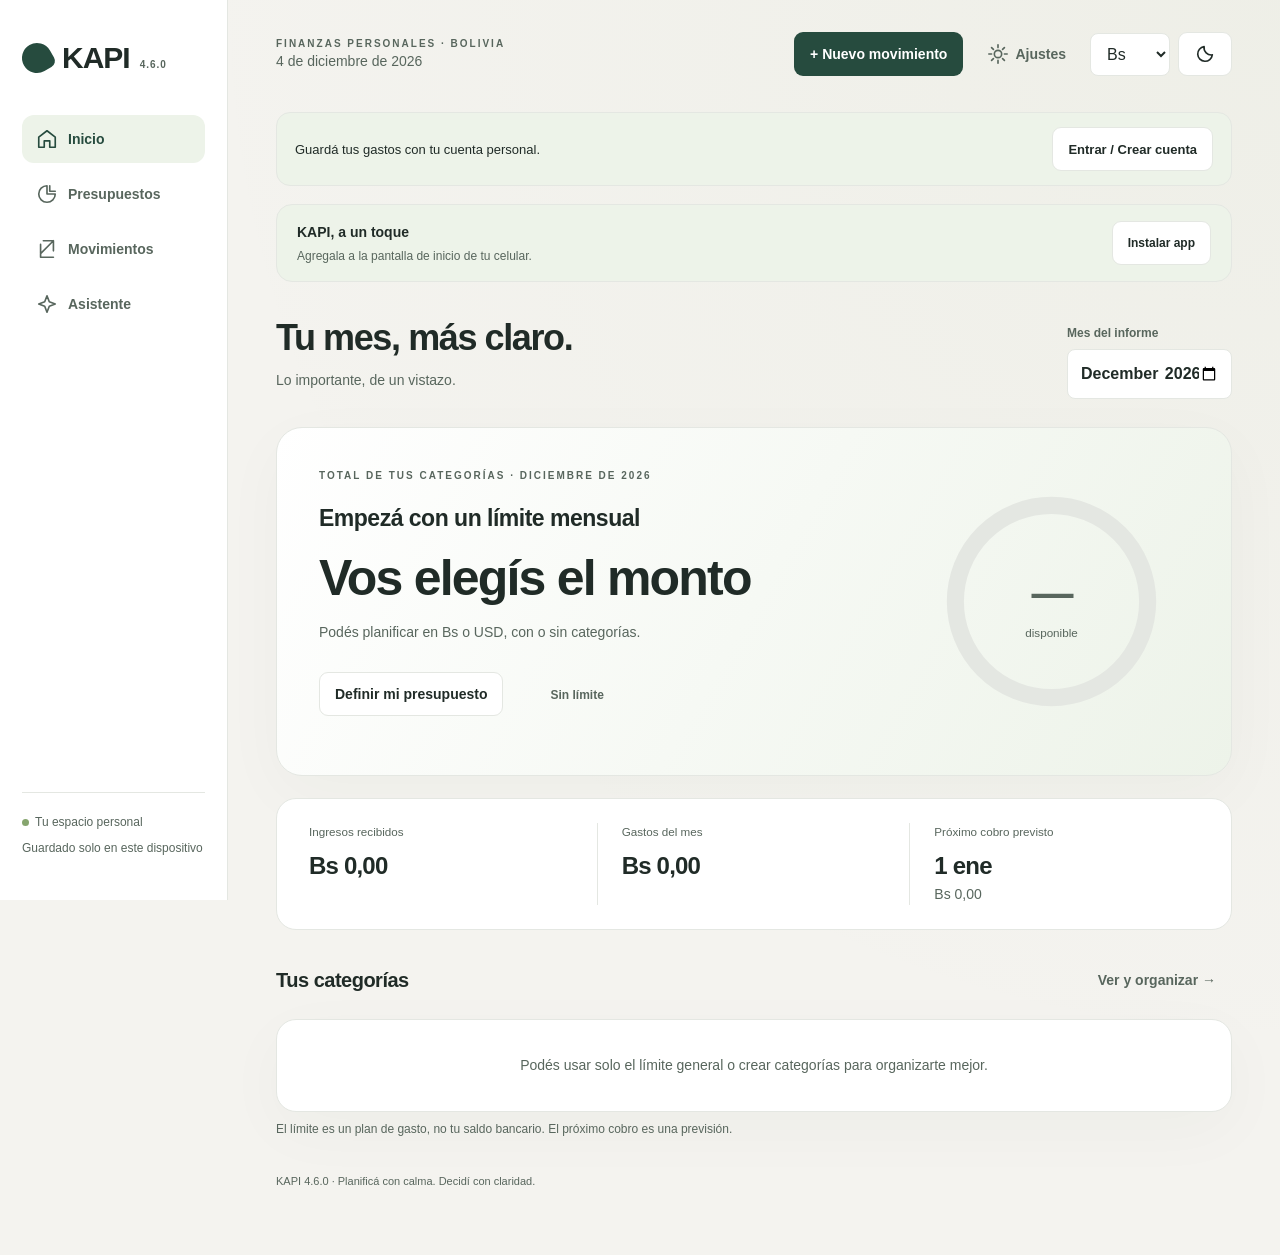
<file: index.html>
<!doctype html>
<html lang="es-BO"><head><meta charset="utf-8"><meta http-equiv="Content-Security-Policy" content="default-src 'self'; script-src 'self' 'sha256-9lJ45WqkOQqtC8ilQuTDVD2T4GvvOM63kjBCi+DWgwY='; style-src 'self' 'unsafe-inline'; img-src 'self' data:; connect-src 'self' https://spjjbskwuihxgrcqexnt.supabase.co; object-src 'none'; base-uri 'self'; form-action 'self'; worker-src 'self'; media-src 'self' blob:"><meta name="viewport" content="width=device-width,initial-scale=1,viewport-fit=cover"><meta name="color-scheme" content="light dark"><title>KAPI — Tu dinero, con intención</title>
<link rel="manifest" href="manifest.webmanifest"><meta name="apple-mobile-web-app-capable" content="yes"><meta name="apple-mobile-web-app-status-bar-style" content="black-translucent"><meta name="apple-mobile-web-app-title" content="KAPI"><meta name="theme-color" content="#f4f3ef" media="(prefers-color-scheme: light)"><meta name="theme-color" content="#141b18" media="(prefers-color-scheme: dark)"><link rel="icon" href="icon.svg"><link rel="apple-touch-icon" href="icon-192.png"><link rel="stylesheet" href="friendly.css?v=4.6.0"><meta name="description" content="Organizá tus gastos, presupuestos y metas en Bs y USD con KAPI."><meta property="og:title" content="KAPI — Tu dinero, con intención"><meta property="og:description" content="Presupuestos, metas y movimientos en Bs y USD."><meta property="og:image" content="https://emiliozorrilla-droid.github.io/kapi/icon-512.png"><script>try{const stored=localStorage.getItem('kapi.theme');const legacy=JSON.parse(localStorage.getItem('kapi.v3')||'null');window.KAPI_INITIAL_THEME=stored||legacy?.theme||(matchMedia('(prefers-color-scheme:dark)').matches?'dark':'light')}catch{window.KAPI_INITIAL_THEME='light'}document.documentElement.dataset.theme=window.KAPI_INITIAL_THEME;</script><link rel="stylesheet" href="mobile.css?v=4.6.0"></head><body><noscript>Para usar KAPI necesitás activar JavaScript. Tus datos no se modificaron.</noscript>
<div class="shell"><aside><div class="brand"><span class="mark"></span>KAPI <small data-release></small></div><nav aria-label="Navegación principal"><button data-page="home">◫ <span>Inicio</span></button><button data-page="budgets">◉ <span>Presupuestos</span></button><button data-page="expenses">↗ <span>Movimientos</span></button><button data-page="assistant">✳ <span>Asistente</span></button></nav><div class="asidefoot"><span class="dot"></span>Tu espacio personal<p>Datos guardados en este navegador.<br>Sin conexión bancaria.</p></div></aside>
<main><div class="topbar"><div><div class="eyebrow">Finanzas personales · Bolivia</div><div class="muted" id="today"></div></div><div class="toptools"><button class="primary" data-friendly="movement">+ Nuevo movimiento</button><button class="subtle" data-page="tools" aria-label="Ajustes">⚙</button><select id="display-currency" aria-label="Moneda de visualización"><option value="BOB">Bs</option><option value="USD">USD</option></select><button id="theme" aria-label="Activar modo oscuro">◐</button></div></div><div id="app"></div><div class="footer">KAPI <span data-release></span> · Planificá con calma. Decidí con claridad.</div></main></div>
<dialog id="modal" aria-labelledby="modal-title"></dialog><div id="toast" role="status" aria-live="polite"></div>
<script defer src="app.bundle.js?v=4.6.0"></script></body></html>
</file>
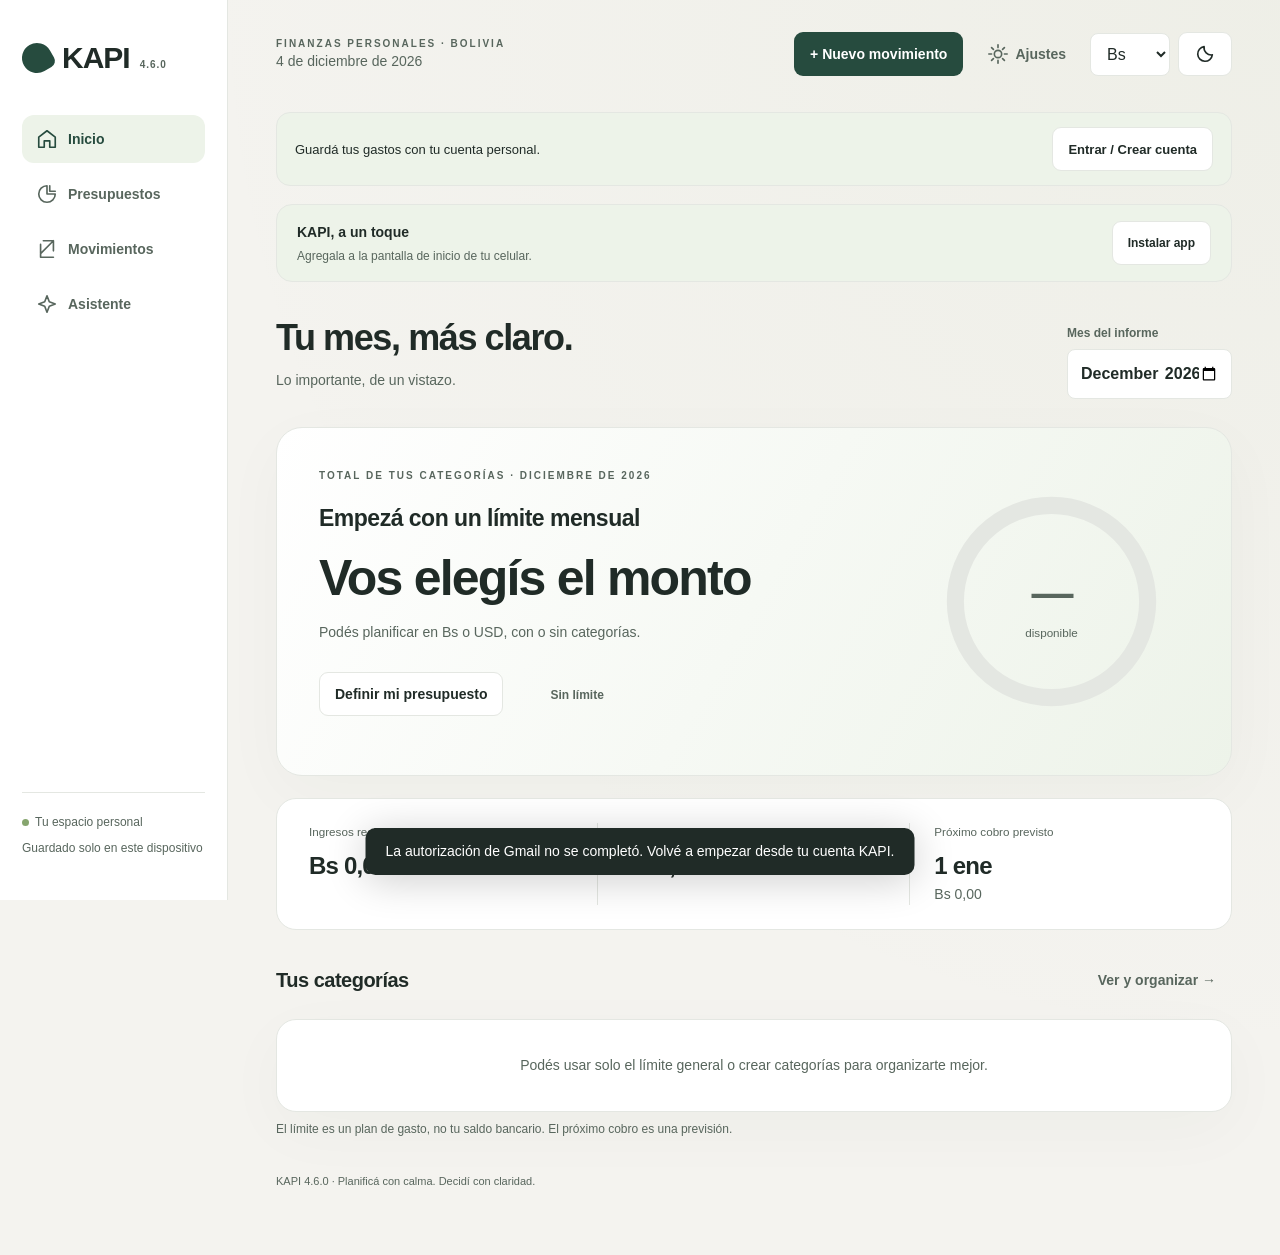
<file: gmail-callback.html>
<!doctype html><html lang="es"><head><meta charset="utf-8"><meta name="referrer" content="no-referrer"><meta http-equiv="Content-Security-Policy" content="default-src 'none'; script-src 'self'; base-uri 'none'; form-action 'none'"><title>Volver a KAPI</title></head><body><p>Terminando la autorización de Gmail…</p><script src="gmail-return.js"></script></body></html>
</file>
<file: friendly.css>
:root{--bg:#f4f3ef;--panel:#fff;--ink:#202b27;--muted:#58665d;--line:#e4e7e2;--green:#264b3e;--accent:#d5edb6;--soft:#edf3e9;--red:#b74842;--shadow:0 18px 65px #20382b08}[hidden]{display:none!important}*{box-sizing:border-box}body{margin:0;background:var(--bg);color:var(--ink);font:14px -apple-system,BlinkMacSystemFont,"Segoe UI",sans-serif;line-height:1.5}body.dark{--bg:#141b18;--panel:#1c2621;--ink:#edf2eb;--muted:#a5b3aa;--line:#344239;--green:#b7d5a3;--accent:#d5edb6;--soft:#2b3b30;--red:#ffaaa3;--shadow:none}button,input,select{font:inherit}button{cursor:pointer}button:focus-visible,a:focus-visible{outline:3px solid #486b35;outline-offset:3px}button{border:1px solid var(--line);background:var(--panel);color:var(--ink);border-radius:9px;padding:10px 15px;font-weight:550;transition:background .15s,transform .15s}button:hover{background:var(--soft)}button:active{transform:translateY(1px)}.primary{background:var(--green);color:var(--panel);border-color:transparent}.primary:hover{filter:brightness(1.12);background:var(--green)}.subtle{background:transparent;border-color:transparent;color:var(--muted)}.danger{color:var(--red)}.shell{display:grid;grid-template-columns:228px minmax(0,1fr);min-height:100dvh}aside{padding:35px 22px;background:var(--panel);border-right:1px solid var(--line);display:flex;flex-direction:column;gap:35px;position:sticky;top:0;height:100dvh}.brand{font-size:30px;font-weight:780;letter-spacing:-1px;display:flex;align-items:center;gap:10px}.mark{width:30px;height:30px;border-radius:50% 50% 7px 50%;background:var(--green);display:inline-block;transform:rotate(-30deg)}.brand small{font-size:10px;letter-spacing:1px;color:var(--muted);align-self:flex-end;margin-bottom:8px}nav{display:grid;gap:7px}nav button{text-align:left;border:0;padding:13px 14px;color:var(--muted);background:transparent;border-radius:12px}nav button.active{background:var(--soft);color:var(--green)}.navicon{display:inline-block;width:26px;font-size:17px}.asidefoot{margin-top:auto;border-top:1px solid var(--line);padding-top:20px;font-size:12px;color:var(--muted)}main{max-width:1500px;width:100%;padding:32px 48px 65px;margin:auto}.topbar,.row,.sectionhead{display:flex;align-items:center;justify-content:space-between;gap:15px}.topbar{margin-bottom:36px}.eyebrow{text-transform:uppercase;letter-spacing:2px;font-size:10px;font-weight:700;color:var(--muted)}.toptools{display:flex;align-items:center;gap:8px}.toptools select{width:100px}h1{font-size:36px;line-height:1.18;font-weight:600;letter-spacing:-1.4px;margin:10px 0}h2{font-size:20px;font-weight:550;letter-spacing:-.5px;margin:0}h3{font-size:16px;font-weight:600;margin:0}p{margin:8px 0}.muted{color:var(--muted)}.intro{margin-bottom:28px}.hero{background:radial-gradient(ellipse at top right,#52785a 0%,#264b3e 65%);color:#f5f7ee;border-radius:24px;padding:30px 34px;display:grid;grid-template-columns:1.3fr 1fr;gap:30px;margin-bottom:22px;position:relative;overflow:hidden;min-height:235px}.hero .eyebrow,.hero .muted{color:#c0d1c3}.hero .big{font-size:clamp(30px,3.6vw,49px);font-weight:450;letter-spacing:-2px;margin:10px 0}.hero .cycle{border-left:1px solid #ffffff30;padding-left:30px;align-self:center}.hero button{background:#d5edb6;color:#203c2c;border:0;margin-top:12px}.hero .smallstat{font-size:24px}.cards{display:grid;grid-template-columns:repeat(3,minmax(0,1fr));gap:17px;margin-bottom:30px}.card{padding:22px;border:1px solid var(--line);background:var(--panel);border-radius:20px;box-shadow:var(--shadow)}.stat{font-size:27px;letter-spacing:-1px;margin:9px 0}.sectionhead{margin:28px 0 17px;flex-wrap:wrap}.sectionhead p{font-size:12px}.budgets{display:grid;grid-template-columns:repeat(3,minmax(0,1fr));gap:17px}.budgettop{display:flex;gap:11px;align-items:center;margin-bottom:22px}.badge{width:38px;height:38px;background:var(--soft);border-radius:12px;display:grid;place-items:center;color:var(--green);font-size:16px}.budgettop .subtle{margin-left:auto;padding:5px 7px}.amount{font-size:24px;letter-spacing:-.7px;margin:4px 0}.meter{height:5px;background:var(--line);border-radius:5px;overflow:hidden;margin:17px 0 12px}.meter i{height:100%;display:block;background:var(--green);border-radius:5px}.over .meter i{background:var(--red)}.budgetfoot{display:flex;justify-content:space-between;align-items:center;margin-top:18px;padding-top:15px;border-top:1px solid var(--line)}.budgetfoot button{font-size:12px;padding:8px 10px}.tag{font-size:11px;color:var(--muted)}.two{display:grid;grid-template-columns:1.3fr 1fr;gap:22px}.tablewrap{overflow:auto;border:1px solid var(--line);border-radius:13px;background:var(--panel)}table{width:100%;border-collapse:collapse;white-space:nowrap}th,td{text-align:left;padding:14px 18px;border-bottom:1px solid var(--line)}th{font-size:10px;text-transform:uppercase;letter-spacing:1px;color:var(--muted);font-weight:600}tbody tr:last-child td{border:0}.right{text-align:right}.empty{padding:35px;text-align:center;color:var(--muted)}.notice{padding:16px 20px;background:var(--soft);border-radius:10px;margin:16px 0;font-size:12px}.warning{color:var(--red)}.fields{display:grid;grid-template-columns:1fr 1fr;gap:18px}.wide{grid-column:1/-1}label{display:grid;gap:7px;font-size:12px;font-weight:600}input,select{color:var(--ink);background:var(--panel);border:1px solid var(--line);padding:11px 12px;border-radius:8px;width:100%;min-width:0}input:focus,select:focus{outline:2px solid #486b35;outline-offset:1px}input[type=month]{width:165px}input[type=file]{font-size:12px}small.help{font-weight:400;color:var(--muted);font-size:11px}.actions{display:flex;gap:9px;justify-content:flex-end;flex-wrap:wrap;margin-top:25px}.settings{max-width:820px}.settings .card{margin-bottom:20px}.settings h2{margin-bottom:18px}dialog{background:var(--panel);color:var(--ink);border:1px solid var(--line);border-radius:18px;padding:28px;width:min(530px,calc(100% - 28px));max-height:90dvh;overflow:auto;box-shadow:0 30px 100px #0004}dialog::backdrop{background:#13241bc0;backdrop-filter:blur(5px)}dialog h2{margin-bottom:7px}dialog .fields{margin-top:24px}.close{padding:5px 10px;font-size:18px}.error{color:var(--red);min-height:20px;font-size:12px}#toast{position:fixed;bottom:25px;left:50%;transform:translateX(-50%);background:var(--ink);color:var(--panel);padding:13px 20px;border-radius:10px;z-index:30;box-shadow:0 5px 40px #0003;max-width:90%;display:none}#toast button{margin-left:12px;padding:4px 8px;background:transparent;color:inherit;border-color:currentColor}.reportbar{display:grid;grid-template-columns:110px 1fr 120px;gap:16px;align-items:center;margin:19px 0;font-size:12px}.reportbar .meter{margin:0}.dot{display:inline-block;width:7px;height:7px;border-radius:50%;background:#86a56e;margin-right:6px}.footer{margin-top:35px;color:var(--muted);font-size:11px}.mobilebrand{display:none}.toolbar{display:flex;gap:8px;align-items:center;flex-wrap:wrap}.screen{animation:appear .2s}@keyframes appear{from{opacity:.5;transform:translateY(4px)}to{opacity:1;transform:none}}@media(min-width:1700px){main{padding:45px 70px}}@media(max-width:1100px){.shell{grid-template-columns:190px 1fr}main{padding:26px}.budgets{grid-template-columns:repeat(2,minmax(0,1fr))}.cards{gap:10px}.stat{font-size:23px}}@media(max-width:760px){.shell{display:block}aside{height:auto;position:static;padding:15px 18px;gap:15px;border-right:0;border-bottom:1px solid var(--line)}aside .brand{font-size:25px}nav{display:flex;overflow:auto;gap:4px}nav button{white-space:nowrap;padding:10px;font-size:12px}.navicon{display:none}.asidefoot{display:none}main{padding:22px 18px 40px}.topbar{margin-bottom:24px;align-items:flex-start}.toptools{gap:4px}.toptools select{width:76px}.toptools button{padding:10px}h1{font-size:29px}.hero{grid-template-columns:1fr;padding:25px;gap:20px}.hero .cycle{border-left:0;padding:18px 0 0;border-top:1px solid #ffffff30}.cards{grid-template-columns:1fr}.cards .card{padding:17px;display:flex;align-items:center;justify-content:space-between;gap:12px}.cards .stat{margin:0}.cards .tag{display:none}.budgets,.two{grid-template-columns:1fr}.fields{gap:14px}.reportbar{grid-template-columns:85px 1fr 95px;gap:10px}.topbar .eyebrow{font-size:9px}.sectionhead .toolbar{width:100%}.sectionhead .toolbar button{flex:1}.hero .big{font-size:39px}.budgettop{margin-bottom:15px}}@media(prefers-reduced-motion:reduce){*{animation:none!important;transition:none!important}}

.extension{margin-bottom:26px}.answer{white-space:pre-wrap;overflow-wrap:anywhere;line-height:1.8}textarea{font:inherit;background:var(--panel);color:var(--ink);border:1px solid var(--line);padding:14px;border-radius:12px;width:100%;resize:vertical}button:disabled{opacity:.45;cursor:not-allowed}.settings.card{max-width:850px;margin-top:24px}body{background-image:radial-gradient(ellipse at top right,#98ae7210,transparent 60%)}@media print{aside,.topbar,.toolbar,.actions,button,.footer,dialog,#toast{display:none!important}.shell{display:block}main{padding:0}.card,.hero{break-inside:avoid;box-shadow:none}.hero{background:white;color:black}.hero .muted,.hero .eyebrow{color:#333}body.dark{--bg:#fff;--panel:#fff;--ink:#000;--muted:#333;--line:#ccc;--green:#264b3e}body{background:#fff}.cards{display:block}.tablewrap{overflow:visible}table{white-space:normal}}

:root{--ring-green:#387653;--ring-yellow:#b67c0a;--ring-red:#c2413b}body.dark{--ring-green:#9bd49c;--ring-yellow:#f3c766;--ring-red:#ff9790}main{max-width:1350px}.topbar{gap:20px}.toptools{flex-wrap:wrap;justify-content:flex-end}.toptools select{width:80px}.topbar .primary{white-space:nowrap}.intro{align-items:flex-end}.overview{display:grid;grid-template-columns:1fr 255px;gap:40px;align-items:center;background:linear-gradient(120deg,var(--panel),var(--soft));padding:36px 42px;margin:0 0 22px;border-radius:26px}.overview h2{font-size:23px;margin-top:16px}.balance{font-size:clamp(29px,4vw,50px);letter-spacing:-1.8px;font-weight:650;line-height:1.25;margin:12px 0}.overview .health-label{display:inline-block;margin-left:12px}.budget-ring{position:relative;width:235px;height:235px;--ring-color:var(--ring-green);flex-shrink:0}.budget-ring.yellow{--ring-color:var(--ring-yellow)}.budget-ring.red{--ring-color:var(--ring-red)}.budget-ring.empty{--ring-color:var(--muted);padding:0}.budget-ring svg{display:block;width:100%;height:100%;overflow:visible}.budget-ring circle{fill:none;stroke-width:8}.ring-track{stroke:var(--line)}.ring-value{stroke:var(--ring-color);stroke-linecap:round;transition:stroke-dashoffset .5s,stroke .4s}.ring-center{position:absolute;inset:0;display:flex;flex-direction:column;align-items:center;justify-content:center}.ring-center strong{font-size:42px;font-weight:650;letter-spacing:-2px;color:var(--ring-color)}.ring-center small{color:var(--muted)}.budget-ring.compact{width:95px;height:95px}.compact .ring-center strong{font-size:23px;letter-spacing:-1px}.compact .ring-center small{font-size:9px}.health-label{font-size:12px;font-weight:650;color:var(--muted)}.health-label.green{color:var(--ring-green)}.health-label.yellow{color:var(--ring-yellow)}.health-label.red{color:var(--ring-red)}.mini-stats{display:grid;grid-template-columns:repeat(3,1fr);gap:0;background:var(--panel);border:1px solid var(--line);border-radius:20px;padding:24px 8px}.mini-stats>div{display:flex;flex-direction:column;padding:0 24px;border-right:1px solid var(--line)}.mini-stats>div:last-child{border:0}.mini-stats small{color:var(--muted);margin-bottom:8px}.mini-stats strong{font-size:24px;font-weight:550;letter-spacing:-.8px}.budget-content{display:flex;gap:18px;align-items:center;margin:18px 0}.budget-card h3{display:flex;align-items:center;gap:8px;max-width:80%;font-size:15px}.category-emoji{font-size:21px}.budget-card{padding:20px}.budget-card .amount{font-size:22px;margin:4px 0}.budget-card .budgetfoot{margin-top:12px}.general-plan{display:flex;justify-content:space-between;align-items:center;gap:20px}.general-plan h2{margin:8px 0}.segment{display:inline-flex;background:var(--line);padding:4px;border-radius:14px;margin-bottom:22px;gap:4px}.segment button{border:0;background:transparent}.segment .selected{background:var(--panel);box-shadow:0 2px 6px #0001}.category-grid{display:grid;grid-template-columns:repeat(3,1fr);gap:8px;margin:18px 0;max-height:42vh;overflow:auto;padding:3px}.category-grid button{display:flex;flex-direction:column;align-items:center;justify-content:center;gap:5px;padding:15px 7px;min-height:112px;text-align:center}.category-grid button span{font-size:25px}.category-grid strong{font-size:12px;font-weight:550}.category-grid small{font-size:10px;color:var(--muted)}.movement-choice{display:grid;grid-template-columns:1fr 1fr;gap:15px;margin-top:25px}.movement-choice button{padding:25px 15px;display:flex;align-items:center;flex-direction:column;gap:9px}.movement-choice span{font-size:30px;color:var(--green)}.movement-choice small{color:var(--muted)}dialog{width:min(580px,calc(100% - 28px))}.ai-state{display:flex;align-items:center;gap:9px;margin-bottom:24px}.ai-state .dot{margin:0}.ai-chips{display:flex;flex-wrap:wrap;gap:8px;margin:20px 0}.ai-chips button{font-size:12px;font-weight:450}.ai-response{margin:20px 0;padding:20px;background:var(--soft);border-radius:15px;white-space:pre-wrap}.settings .toolbar{margin-top:18px}.footer{font-size:11px}.topbar>div:first-child{min-width:140px}@media(max-width:1100px){.overview{padding:30px;grid-template-columns:1fr 200px}.budget-ring{width:200px;height:200px}.budgets{grid-template-columns:repeat(2,minmax(0,1fr))}}@media(max-width:760px){aside{padding:18px 18px 0}.shell>aside nav{position:fixed;bottom:0;left:0;right:0;background:var(--panel);border-top:1px solid var(--line);z-index:20;justify-content:space-around;overflow:visible;padding:8px 6px max(10px,env(safe-area-inset-bottom));gap:0}nav button{display:flex;flex-direction:column;align-items:center;gap:2px;flex:1;padding:7px 3px;font-size:20px}nav button span{font-size:10px}aside{border-bottom:0}aside .brand{font-size:26px}main{padding:16px 18px 105px}.topbar{align-items:center;margin-bottom:24px;gap:8px;flex-wrap:wrap}.topbar>.toptools{width:100%;justify-content:flex-start;margin-top:8px}.toptools .primary{flex:1;order:3}.topbar .eyebrow{font-size:9px}.toptools select{width:74px}.toptools button{padding:10px 12px}h1{font-size:28px;line-height:1.15}.intro{align-items:flex-start;gap:14px;flex-wrap:wrap}.intro p{font-size:13px}.intro label{display:flex;align-items:center;gap:10px;font-size:11px}input[type=month]{width:155px;padding:8px}.overview{grid-template-columns:1fr;gap:18px;padding:25px;display:flex;flex-direction:column-reverse;align-items:stretch}.overview .budget-ring{width:180px;height:180px;align-self:center}.overview h2{font-size:18px;margin-top:12px}.overview .balance{font-size:36px;margin:8px 0}.overview .eyebrow{font-size:9px}.overview .health-label{margin-left:8px;font-size:11px}.overview p{font-size:12px}.mini-stats{padding:18px 8px;grid-template-columns:1fr 1fr;gap:18px 0}.mini-stats>div{padding:0 12px}.mini-stats>div:nth-child(2){border:0}.mini-stats>div:last-child{grid-column:1/-1;border-top:1px solid var(--line);padding-top:16px;flex-direction:row;align-items:center;gap:10px;flex-wrap:wrap}.mini-stats>div:last-child small{margin:0;flex:1}.mini-stats strong{font-size:21px}.mini-stats small{font-size:11px}.budgets{grid-template-columns:1fr}.budget-card .budget-content{justify-content:flex-start;gap:25px}.budget-card .amount{font-size:26px}.general-plan{align-items:flex-start;flex-direction:column}.general-plan button{width:100%}.sectionhead{gap:12px}.sectionhead h2{font-size:19px}.sectionhead>.primary{width:100%}.segment{display:flex}.segment button{flex:1;font-size:12px}.category-grid{grid-template-columns:repeat(3,1fr)}.category-grid button{min-height:104px}.category-grid strong{font-size:11px}.category-grid small{font-size:9px}.fields{grid-template-columns:1fr}.tablewrap th,.tablewrap td{padding:13px}.topbar .muted{font-size:12px}}@media print{.toptools,nav,.segment{display:none!important}.overview{display:grid;grid-template-columns:1fr 200px}.budget-ring{width:160px;height:160px}main{padding:0}.mini-stats{display:flex}.budgets{display:block}.budget-card{margin:12px 0}.health-label{color:#222!important}.budget-ring{--ring-color:#264b3e!important}}
.install-banner{display:flex;justify-content:space-between;align-items:center;gap:18px;background:var(--soft);border:1px solid var(--line);border-radius:16px;padding:16px 20px;margin-bottom:25px}.install-banner p{font-size:12px;color:var(--muted);margin:4px 0 0}.install-banner button{white-space:nowrap;font-size:12px}@media(max-width:760px){.install-banner{padding:14px;gap:10px}.install-banner strong{font-size:13px}.install-banner p{font-size:11px}.install-banner button{padding:10px;font-size:11px}}@media print{.install-banner{display:none!important}}
.account-banner,.update-banner{display:flex;justify-content:space-between;align-items:center;gap:14px;padding:14px 18px;background:var(--soft);border:1px solid var(--line);border-radius:14px;margin-bottom:18px;font-size:13px}.update-banner{position:fixed;bottom:20px;left:50%;transform:translateX(-50%);z-index:40;background:var(--panel);box-shadow:0 8px 40px #0003;width:max-content;max-width:calc(100% - 24px)}.sync-status{display:block;font-size:12px;padding:5px 0 15px;color:var(--muted)}#account-sync-status.notice{padding:16px 20px}#personal-login,#password-recovery{display:grid;gap:18px}.account-banner button{white-space:nowrap}button[data-share-kapi]{margin-left:8px}@media(max-width:760px){.account-banner{align-items:flex-start;flex-direction:column}.account-banner button{width:100%}.update-banner{bottom:82px;font-size:12px}}@media print{.update-banner,.account-banner,.sync-status{display:none!important}}
.budgetfoot{flex-wrap:wrap;gap:9px}.budgetfoot .health-label{flex-basis:100%}.budgetfoot .danger{margin-left:auto}.checkbox-label{display:flex;align-items:flex-start;gap:10px;font-weight:450}.checkbox-label input{width:18px;min-width:18px;margin-top:3px}.rule-row{display:flex;justify-content:space-between;gap:15px;padding:18px 0;border-top:1px solid var(--line)}details{margin-top:18px}summary{cursor:pointer}@media(max-width:760px){.rule-row{flex-direction:column}.rule-row .toolbar button{flex:1}}
</file>
<file: mobile.css>
html{color-scheme:light}html[data-theme=dark]{color-scheme:dark;background:#141b18;color:#edf2eb}body{color-scheme:light}body.dark{color-scheme:dark}.ui-icon{width:22px;height:22px;flex:none;vertical-align:middle}nav button{display:flex;align-items:center;gap:10px}.toptools [data-page=tools]{display:flex;align-items:center;gap:6px}.budgetfoot{flex-wrap:wrap;gap:8px}.budgetfoot button,.budgettop .subtle,.close,button{min-height:44px;min-width:44px}input,select,textarea{font-size:16px}button:focus-visible,a:focus-visible,input:focus-visible,select:focus-visible,textarea:focus-visible{outline:3px solid #476b31;outline-offset:3px}body.dark :focus-visible{outline-color:#c6e5a8}main{padding-top:max(32px,env(safe-area-inset-top))}#toast{bottom:calc(25px + env(safe-area-inset-bottom));overflow-wrap:anywhere}.chat{max-width:850px}.chat-message{padding:15px;border-radius:14px;background:var(--soft);margin:12px 0}.chat-message.user{margin-left:8%;background:var(--line)}.chat-message p{white-space:pre-wrap;overflow-wrap:anywhere}.chat-input{position:sticky;bottom:calc(12px + var(--keyboard-height,0px));background:var(--panel);padding:12px 0 max(12px,env(safe-area-inset-bottom));z-index:2}.chat-input textarea{min-height:70px;max-height:160px;resize:none}.chat-input .toolbar{justify-content:flex-end;margin-top:8px}#chat-log{min-height:90px;max-height:50dvh;overflow:auto;scroll-margin-bottom:180px}.listening{outline:3px solid var(--red);background:var(--soft)}.checkbox-label{display:flex;gap:10px;align-items:center;margin:15px 0}.checkbox-label input{width:22px;min-height:22px}.tag,small.help,th{font-size:12px}#chat-proposal:empty{display:none}html[data-theme=dark] body:not(.dark){background:#141b18;color:#edf2eb}
@media(max-width:760px){aside{padding-top:calc(18px + env(safe-area-inset-top))}main{padding-top:16px;padding-bottom:calc(110px + env(safe-area-inset-bottom))}.shell>aside nav{padding-bottom:max(10px,env(safe-area-inset-bottom));padding-left:max(6px,env(safe-area-inset-left));padding-right:max(6px,env(safe-area-inset-right))}nav button{min-height:48px;font-size:12px}nav button span{font-size:11px}.toptools select{width:90px}.toptools [data-page=tools] span{font-size:13px}#toast{bottom:calc(85px + env(safe-area-inset-bottom));width:max-content;max-width:92%}.update-banner{bottom:calc(85px + env(safe-area-inset-bottom))}.tablewrap{border:0;background:transparent;overflow:visible}.tablewrap table,.tablewrap tbody,.tablewrap tr,.tablewrap td{display:block;white-space:normal;width:100%}.tablewrap thead{position:absolute;width:1px;height:1px;overflow:hidden;clip-path:inset(50%)}.tablewrap tr{padding:14px;background:var(--panel);border:1px solid var(--line);border-radius:16px;margin:12px 0}.tablewrap td{padding:7px 0!important;border:0;overflow-wrap:anywhere;text-align:left!important}.tablewrap td::before{content:attr(data-label);display:block;color:var(--muted);font-size:12px}.tablewrap td[colspan]::before{display:none}.chat{padding:16px}.chat-input{bottom:calc(68px + env(safe-area-inset-bottom));padding-bottom:12px}.chat-open main{padding-bottom:calc(120px + env(safe-area-inset-bottom))}#chat-log{max-height:42dvh}.chat .row{flex-wrap:wrap}dialog{max-height:calc(90dvh - env(safe-area-inset-top));padding:20px}.overview .eyebrow,.topbar .eyebrow,.compact .ring-center small,.category-grid small,.tag{font-size:12px}}
html[data-theme=dark]{--bg:#141b18;--panel:#1c2621;--ink:#edf2eb;--muted:#a5b3aa;--line:#344239;--green:#b7d5a3;--soft:#2b3b30}
.budget-card[data-budget-id]{cursor:pointer}.budget-detail-list{max-height:45dvh;overflow:auto;margin-bottom:16px}.budget-detail-row{display:flex;justify-content:space-between;gap:16px;padding:14px 0;border-bottom:1px solid var(--line);overflow-wrap:anywhere}.budget-detail-row>div{min-width:0}.budget-detail-row>div:last-child{text-align:right;flex-shrink:0}.budget-detail-row p{margin:4px 0}
@media(max-width:760px){.toptools .primary{flex:1 0 100%;order:4}input[type=month]{width:190px}}
@media print{.chat-input,[data-runtime],.ui-icon{display:none!important}.tablewrap tr,.tablewrap td{display:table-row}.tablewrap td{display:table-cell}.tablewrap td::before{display:none}}

.monthly-analysis{margin-top:24px}.monthly-analysis h2{margin-bottom:14px}
</file>
